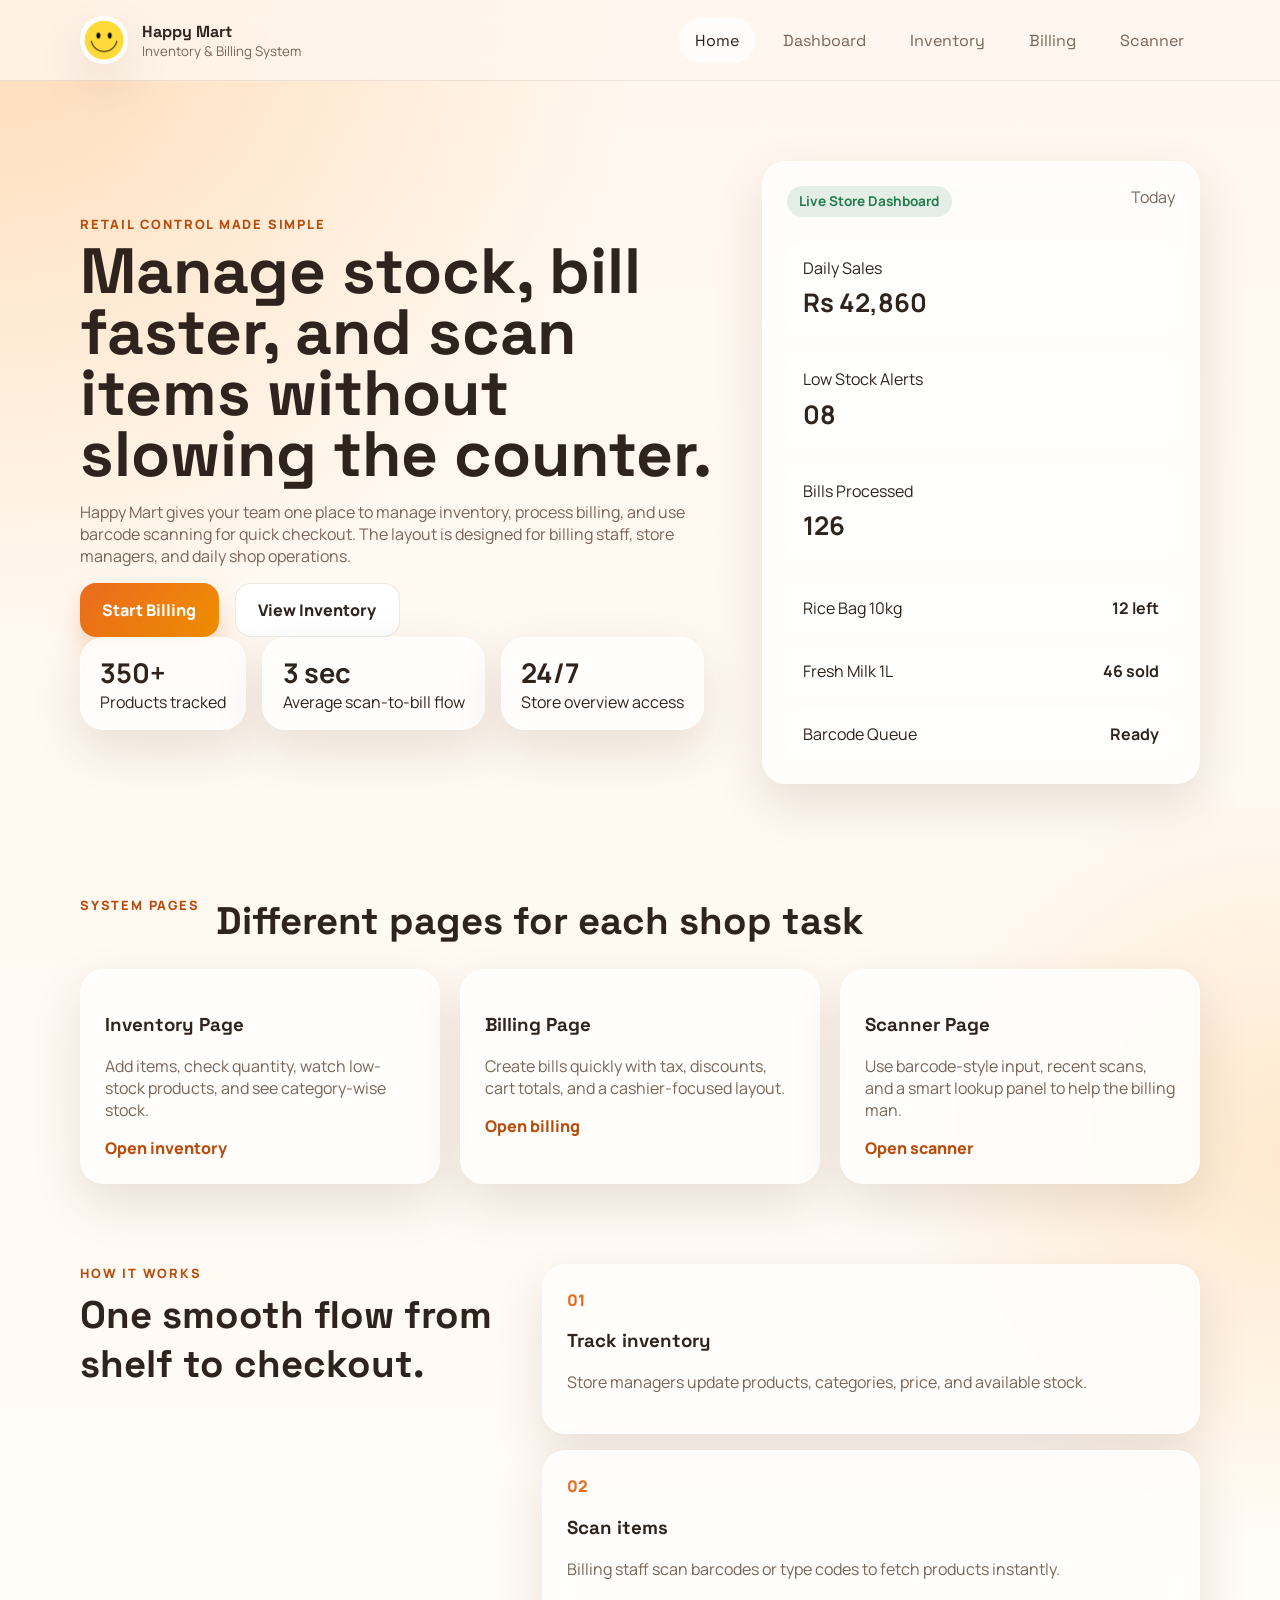
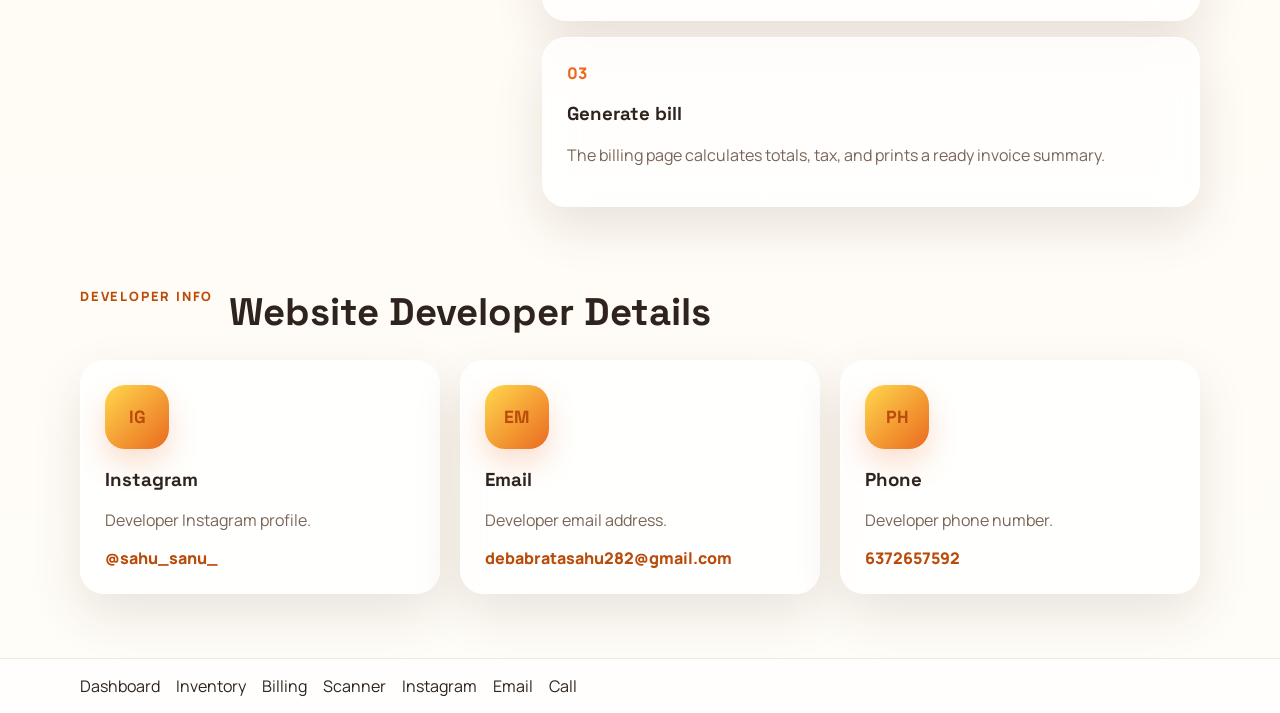
<file: index.html>
<!DOCTYPE html>
<html lang="en">
<head>
  <meta charset="UTF-8">
  <meta name="viewport" content="width=device-width, initial-scale=1.0">
  <title>Happy Mart | Smart Inventory & Billing</title>
  <link rel="preconnect" href="https://fonts.googleapis.com">
  <link rel="preconnect" href="https://fonts.gstatic.com" crossorigin>
  <link href="https://fonts.googleapis.com/css2?family=Space+Grotesk:wght@400;500;700&family=Manrope:wght@400;500;700;800&display=swap" rel="stylesheet">
  <link rel="stylesheet" href="styles.css">
</head>
<body>
  <header class="site-header">
    <div class="container nav-wrap">
      <a class="brand" href="index.html">
        <span class="brand-mark">
          <img src="happy-mart-logo.jpg" alt="Happy Mart logo">
        </span>
        <span>
          <strong>Happy Mart</strong>
          <small>Inventory & Billing System</small>
        </span>
      </a>
      <nav class="site-nav">
        <a class="active" href="index.html">Home</a>
        <a href="dashboard.html">Dashboard</a>
        <a href="inventory.html">Inventory</a>
        <a href="billing.html">Billing</a>
        <a href="scanner.html">Scanner</a>
      </nav>
    </div>
  </header>

  <main>
    <section class="hero">
      <div class="container hero-grid">
        <div class="hero-copy">
          <p class="eyebrow">Retail control made simple</p>
          <h1>Manage stock, bill faster, and scan items without slowing the counter.</h1>
          <p class="hero-text">
            Happy Mart gives your team one place to manage inventory, process billing, and use
            barcode scanning for quick checkout. The layout is designed for billing staff, store managers,
            and daily shop operations.
          </p>
          <div class="hero-actions">
            <a class="btn btn-primary" href="billing.html">Start Billing</a>
            <a class="btn btn-secondary" href="inventory.html">View Inventory</a>
          </div>
          <div class="hero-stats">
            <article>
              <strong>350+</strong>
              <span>Products tracked</span>
            </article>
            <article>
              <strong>3 sec</strong>
              <span>Average scan-to-bill flow</span>
            </article>
            <article>
              <strong>24/7</strong>
              <span>Store overview access</span>
            </article>
          </div>
        </div>

        <div class="hero-card dashboard-card">
          <div class="card-top">
            <span class="status-pill">Live Store Dashboard</span>
            <span class="muted">Today</span>
          </div>
          <div class="dashboard-metrics">
            <article>
              <span>Daily Sales</span>
              <strong>Rs 42,860</strong>
            </article>
            <article>
              <span>Low Stock Alerts</span>
              <strong>08</strong>
            </article>
            <article>
              <span>Bills Processed</span>
              <strong>126</strong>
            </article>
          </div>
          <div class="mini-list">
            <div>
              <span>Rice Bag 10kg</span>
              <b>12 left</b>
            </div>
            <div>
              <span>Fresh Milk 1L</span>
              <b>46 sold</b>
            </div>
            <div>
              <span>Barcode Queue</span>
              <b>Ready</b>
            </div>
          </div>
        </div>
      </div>
    </section>

    <section class="quick-links">
      <div class="container">
        <div class="section-head">
          <p class="eyebrow">System pages</p>
          <h2>Different pages for each shop task</h2>
        </div>
        <div class="feature-grid">
          <a class="feature-card" href="inventory.html">
            <h3>Inventory Page</h3>
            <p>Add items, check quantity, watch low-stock products, and see category-wise stock.</p>
            <span>Open inventory</span>
          </a>
          <a class="feature-card" href="billing.html">
            <h3>Billing Page</h3>
            <p>Create bills quickly with tax, discounts, cart totals, and a cashier-focused layout.</p>
            <span>Open billing</span>
          </a>
          <a class="feature-card" href="scanner.html">
            <h3>Scanner Page</h3>
            <p>Use barcode-style input, recent scans, and a smart lookup panel to help the billing man.</p>
            <span>Open scanner</span>
          </a>
        </div>
      </div>
    </section>

    <section class="workflow">
      <div class="container workflow-grid">
        <div>
          <p class="eyebrow">How it works</p>
          <h2>One smooth flow from shelf to checkout.</h2>
        </div>
        <div class="steps">
          <article>
            <span>01</span>
            <h3>Track inventory</h3>
            <p>Store managers update products, categories, price, and available stock.</p>
          </article>
          <article>
            <span>02</span>
            <h3>Scan items</h3>
            <p>Billing staff scan barcodes or type codes to fetch products instantly.</p>
          </article>
          <article>
            <span>03</span>
            <h3>Generate bill</h3>
            <p>The billing page calculates totals, tax, and prints a ready invoice summary.</p>
          </article>
        </div>
      </div>
    </section>

    <section class="quick-links">
      <div class="container">
        <div class="section-head">
          <p class="eyebrow">Developer Info</p>
          <h2>Website Developer Details</h2>
        </div>
        <div class="feature-grid">
          <a class="feature-card developer-card" href="https://www.instagram.com/sahu_sanu_/?hl=en" target="_blank" rel="noreferrer">
            <span class="developer-icon">IG</span>
            <h3>Instagram</h3>
            <p>Developer Instagram profile.</p>
            <span>@sahu_sanu_</span>
          </a>
          <a class="feature-card developer-card" href="mailto:debabratasahu282@gmail.com">
            <span class="developer-icon">EM</span>
            <h3>Email</h3>
            <p>Developer email address.</p>
            <span>debabratasahu282@gmail.com</span>
          </a>
          <a class="feature-card developer-card" href="tel:6372657592">
            <span class="developer-icon">PH</span>
            <h3>Phone</h3>
            <p>Developer phone number.</p>
            <span>6372657592</span>
          </a>
        </div>
      </div>
    </section>
  </main>

  <footer class="site-footer">
    <div class="container footer-wrap">
      <div>
        <a href="dashboard.html">Dashboard</a>
        <a href="inventory.html">Inventory</a>
        <a href="billing.html">Billing</a>
        <a href="scanner.html">Scanner</a>
        <a href="https://www.instagram.com/sahu_sanu_/?hl=en" target="_blank" rel="noreferrer">Instagram</a>
        <a href="mailto:debabratasahu282@gmail.com">Email</a>
        <a href="tel:6372657592">Call</a>
      </div>
    </div>
  </footer>
</body>
</html>
</file>
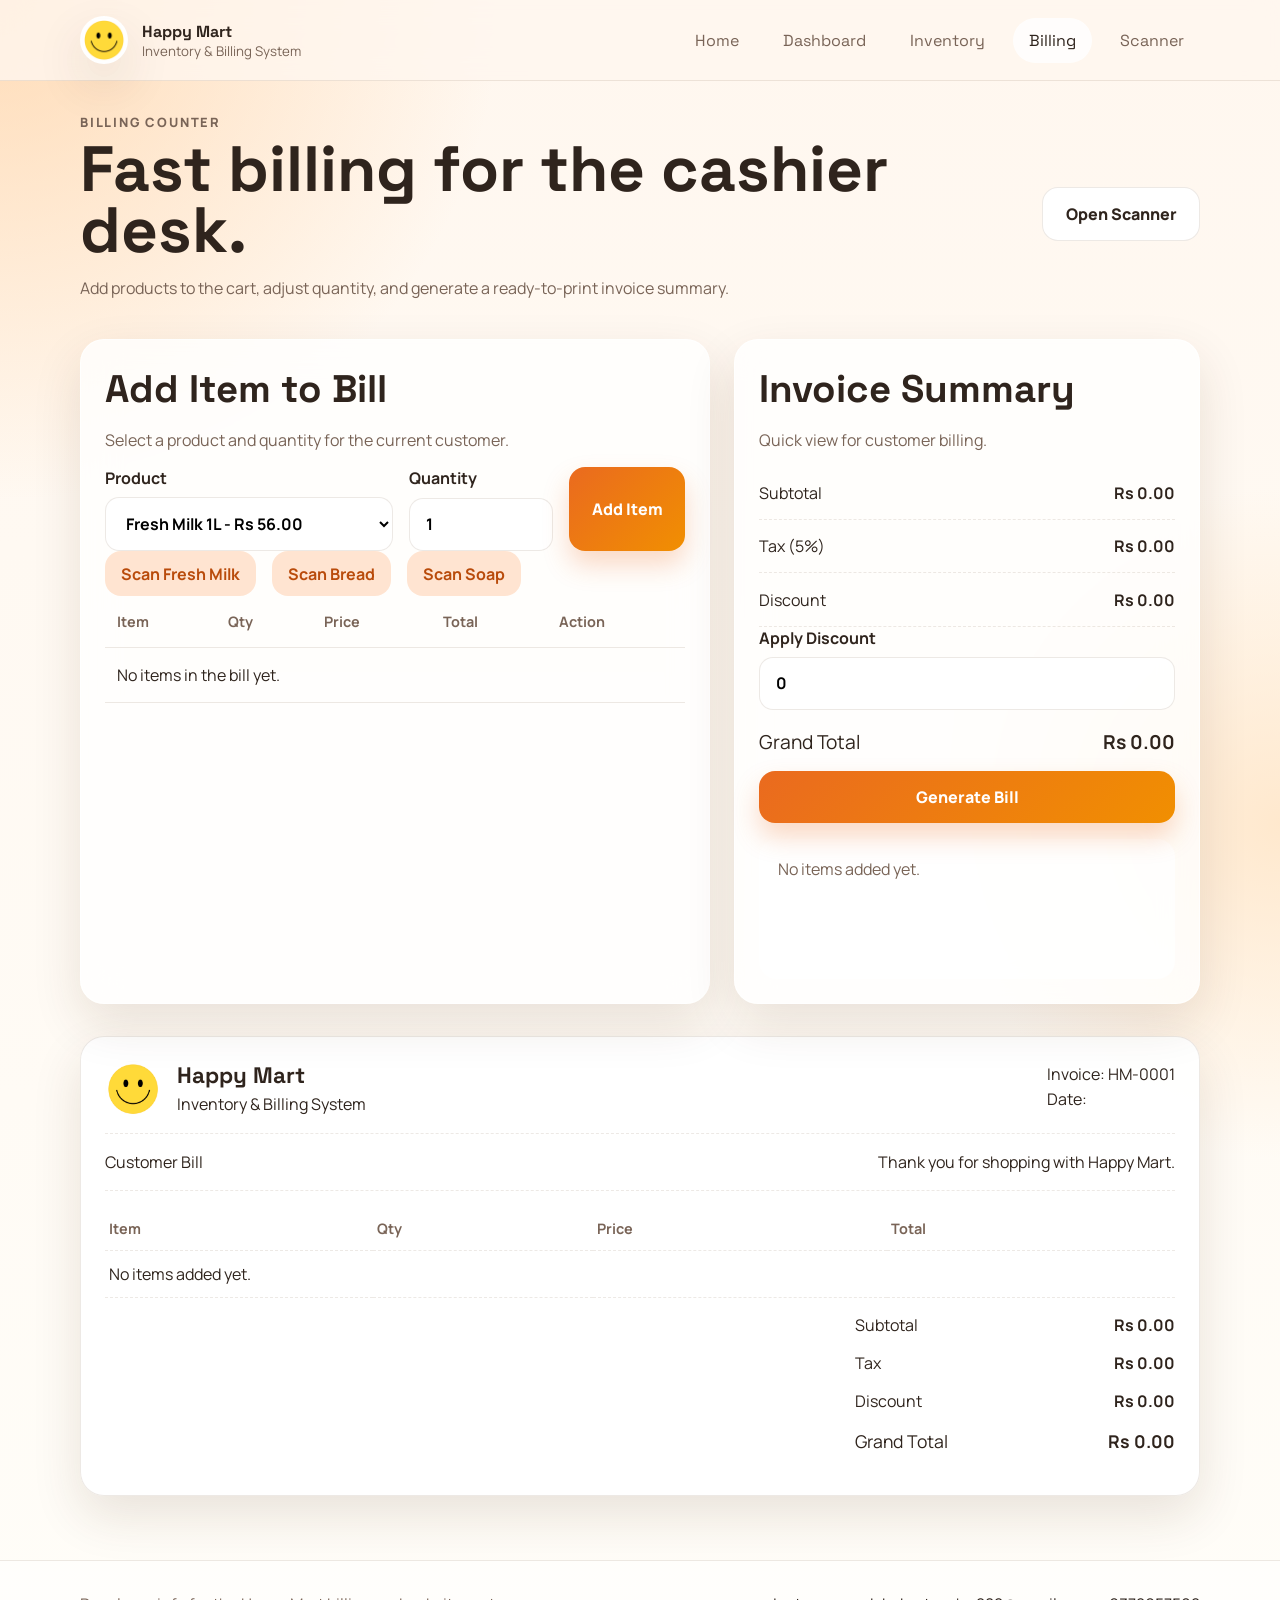
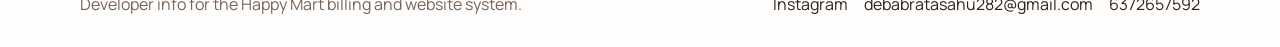
<file: billing.html>
<!DOCTYPE html>
<html lang="en">
<head>
  <meta charset="UTF-8">
  <meta name="viewport" content="width=device-width, initial-scale=1.0">
  <title>Happy Mart | Billing</title>
  <link rel="preconnect" href="https://fonts.googleapis.com">
  <link rel="preconnect" href="https://fonts.gstatic.com" crossorigin>
  <link href="https://fonts.googleapis.com/css2?family=Space+Grotesk:wght@400;500;700&family=Manrope:wght@400;500;700;800&display=swap" rel="stylesheet">
  <link rel="stylesheet" href="styles.css">
</head>
<body>
  <header class="site-header">
    <div class="container nav-wrap">
      <a class="brand" href="index.html">
        <span class="brand-mark">
          <img src="happy-mart-logo.jpg" alt="Happy Mart logo">
        </span>
        <span>
          <strong>Happy Mart</strong>
          <small>Inventory & Billing System</small>
        </span>
      </a>
      <nav class="site-nav">
        <a href="index.html">Home</a>
        <a href="dashboard.html">Dashboard</a>
        <a href="inventory.html">Inventory</a>
        <a class="active" href="billing.html">Billing</a>
        <a href="scanner.html">Scanner</a>
      </nav>
    </div>
  </header>

  <main class="page-shell">
    <section class="page-hero container compact-hero">
      <div>
        <p class="eyebrow">Billing counter</p>
        <h1>Fast billing for the cashier desk.</h1>
        <p>Add products to the cart, adjust quantity, and generate a ready-to-print invoice summary.</p>
      </div>
      <a class="btn btn-secondary" href="scanner.html">Open Scanner</a>
    </section>

    <section class="container billing-layout">
      <article class="panel">
        <div class="panel-head">
          <h2>Add Item to Bill</h2>
          <p>Select a product and quantity for the current customer.</p>
        </div>
        <form id="billingForm" class="form-grid billing-form">
          <label>
            Product
            <select id="billingProduct"></select>
          </label>
          <label>
            Quantity
            <input id="billingQuantity" type="number" min="1" value="1" required>
          </label>
          <button class="btn btn-primary" type="submit">Add Item</button>
        </form>

        <div class="billing-shortcuts">
          <button class="chip-button" data-bill-barcode="8901234567001">Scan Fresh Milk</button>
          <button class="chip-button" data-bill-barcode="8901234567004">Scan Bread</button>
          <button class="chip-button" data-bill-barcode="8901234567006">Scan Soap</button>
        </div>

        <div class="table-wrap">
          <table>
            <thead>
              <tr>
                <th>Item</th>
                <th>Qty</th>
                <th>Price</th>
                <th>Total</th>
                <th>Action</th>
              </tr>
            </thead>
            <tbody id="billingTableBody"></tbody>
          </table>
        </div>
      </article>

      <aside class="panel bill-summary">
        <div class="panel-head">
          <h2>Invoice Summary</h2>
          <p>Quick view for customer billing.</p>
        </div>
        <div class="summary-line"><span>Subtotal</span><strong id="subtotalAmount">Rs 0.00</strong></div>
        <div class="summary-line"><span>Tax (5%)</span><strong id="taxAmount">Rs 0.00</strong></div>
        <div class="summary-line">
          <span>Discount</span>
          <strong id="discountAmount">Rs 0.00</strong>
        </div>
        <label>
          Apply Discount
          <input id="discountInput" type="number" min="0" value="0">
        </label>
        <div class="summary-total"><span>Grand Total</span><strong id="grandTotalAmount">Rs 0.00</strong></div>
        <button id="printBillButton" class="btn btn-primary btn-block" type="button">Generate Bill</button>
        <div id="invoicePreview" class="invoice-preview">
          No items added yet.
        </div>
      </aside>
    </section>

    <section class="container">
      <article id="printInvoice" class="print-invoice">
        <div class="print-header">
          <div class="print-brand">
            <img src="happy-mart-logo.jpg" alt="Happy Mart logo">
            <div>
              <h2>Happy Mart</h2>
              <p>Inventory & Billing System</p>
            </div>
          </div>
          <div class="print-meta">
            <p id="printInvoiceNumber">Invoice: HM-0001</p>
            <p id="printInvoiceDate">Date:</p>
          </div>
        </div>
        <div class="print-customer">
          <p>Customer Bill</p>
          <p>Thank you for shopping with Happy Mart.</p>
        </div>
        <table class="print-table">
          <thead>
            <tr>
              <th>Item</th>
              <th>Qty</th>
              <th>Price</th>
              <th>Total</th>
            </tr>
          </thead>
          <tbody id="printInvoiceBody"></tbody>
        </table>
        <div class="print-totals">
          <p><span>Subtotal</span><strong id="printSubtotal">Rs 0.00</strong></p>
          <p><span>Tax</span><strong id="printTax">Rs 0.00</strong></p>
          <p><span>Discount</span><strong id="printDiscount">Rs 0.00</strong></p>
          <p class="print-grand-total"><span>Grand Total</span><strong id="printGrandTotal">Rs 0.00</strong></p>
        </div>
      </article>
    </section>
  </main>

  <footer class="site-footer">
    <div class="container footer-wrap">
      <p>Developer info for the Happy Mart billing and website system.</p>
      <div>
        <a href="https://www.instagram.com/sahu_sanu_/?hl=en" target="_blank" rel="noreferrer">Instagram</a>
        <a href="mailto:debabratasahu282@gmail.com">debabratasahu282@gmail.com</a>
        <a href="tel:6372657592">6372657592</a>
      </div>
    </div>
  </footer>

  <script src="script.js"></script>
</body>
</html>
</file>
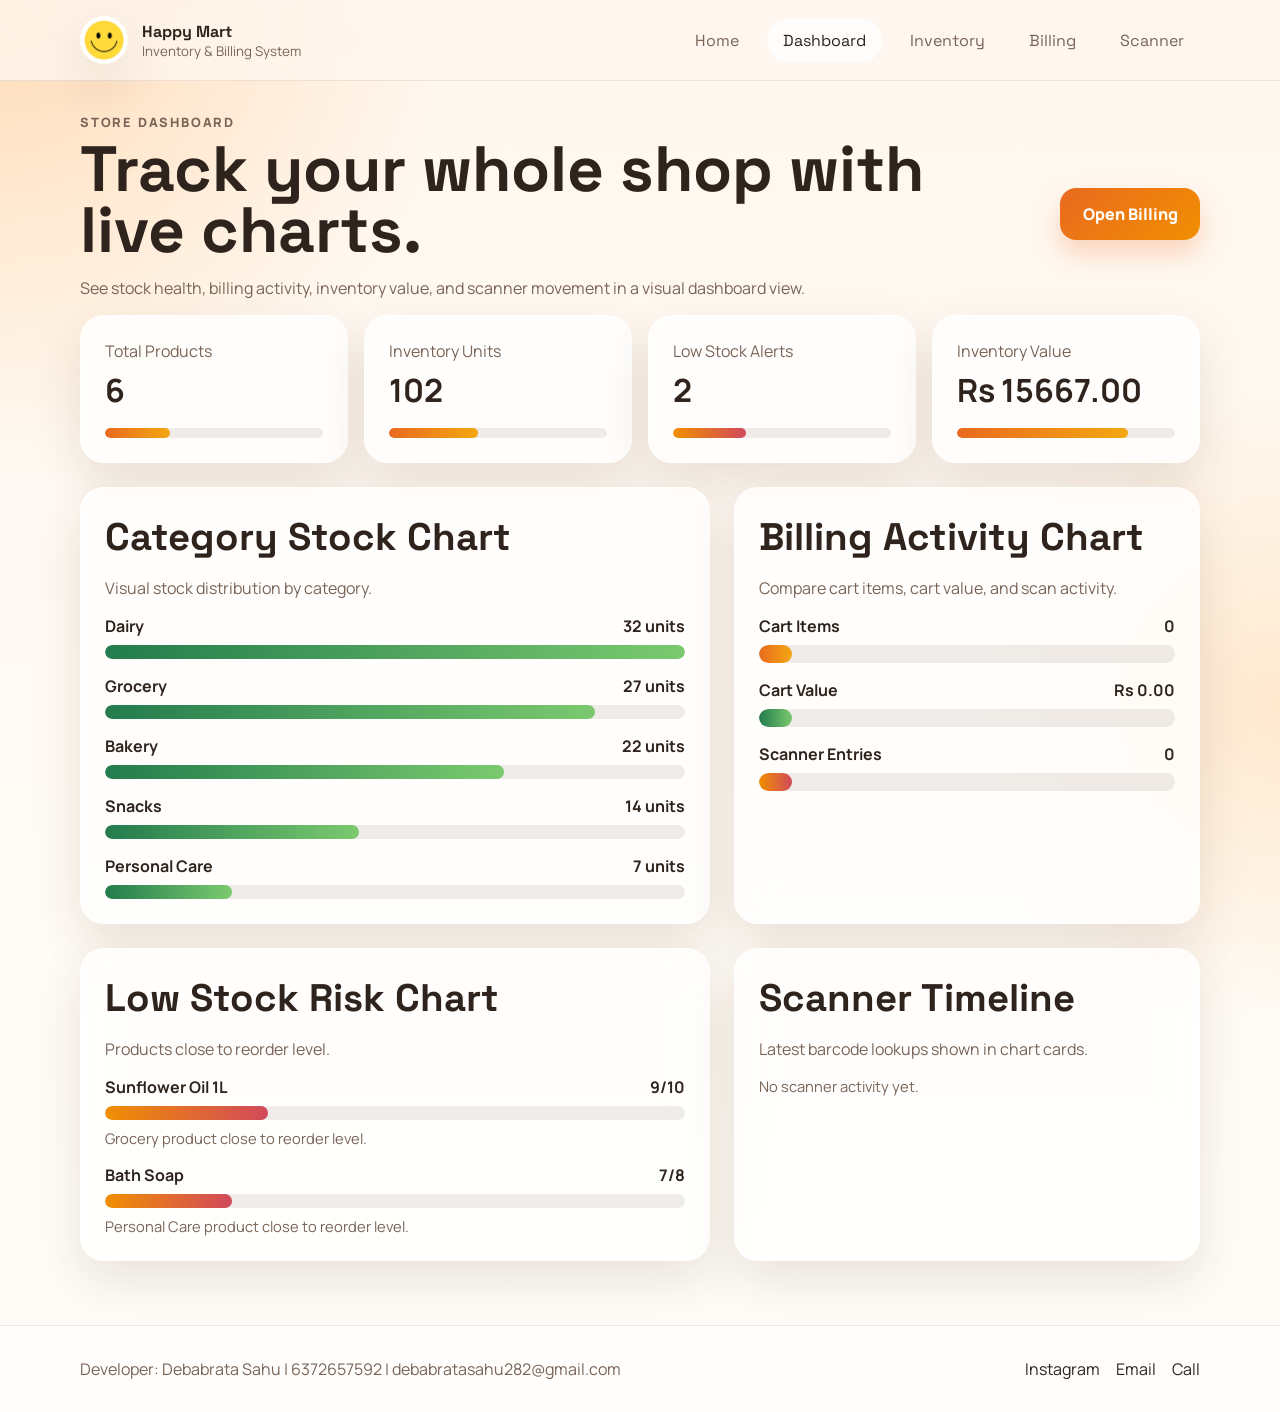
<file: dashboard.html>
<!DOCTYPE html>
<html lang="en">
<head>
  <meta charset="UTF-8">
  <meta name="viewport" content="width=device-width, initial-scale=1.0">
  <title>Happy Mart | Dashboard</title>
  <link rel="preconnect" href="https://fonts.googleapis.com">
  <link rel="preconnect" href="https://fonts.gstatic.com" crossorigin>
  <link href="https://fonts.googleapis.com/css2?family=Space+Grotesk:wght@400;500;700&family=Manrope:wght@400;500;700;800&display=swap" rel="stylesheet">
  <link rel="stylesheet" href="styles.css">
</head>
<body>
  <header class="site-header">
    <div class="container nav-wrap">
      <a class="brand" href="index.html">
        <span class="brand-mark">
          <img src="happy-mart-logo.jpg" alt="Happy Mart logo">
        </span>
        <span>
          <strong>Happy Mart</strong>
          <small>Inventory & Billing System</small>
        </span>
      </a>
      <nav class="site-nav">
        <a href="index.html">Home</a>
        <a class="active" href="dashboard.html">Dashboard</a>
        <a href="inventory.html">Inventory</a>
        <a href="billing.html">Billing</a>
        <a href="scanner.html">Scanner</a>
      </nav>
    </div>
  </header>

  <main class="page-shell">
    <section class="page-hero container compact-hero">
      <div>
        <p class="eyebrow">Store dashboard</p>
        <h1>Track your whole shop with live charts.</h1>
        <p>See stock health, billing activity, inventory value, and scanner movement in a visual dashboard view.</p>
      </div>
      <a class="btn btn-primary" href="billing.html">Open Billing</a>
    </section>

    <section class="container dashboard-grid">
      <article class="panel metric-panel chart-metric">
        <span>Total Products</span>
        <strong id="dashboardProducts">0</strong>
        <div class="mini-progress"><span id="dashboardProductsBar"></span></div>
      </article>
      <article class="panel metric-panel chart-metric">
        <span>Inventory Units</span>
        <strong id="dashboardUnits">0</strong>
        <div class="mini-progress"><span id="dashboardUnitsBar"></span></div>
      </article>
      <article class="panel metric-panel chart-metric">
        <span>Low Stock Alerts</span>
        <strong id="dashboardLowStock">0</strong>
        <div class="mini-progress warning"><span id="dashboardLowStockBar"></span></div>
      </article>
      <article class="panel metric-panel chart-metric">
        <span>Inventory Value</span>
        <strong id="dashboardValue">Rs 0.00</strong>
        <div class="mini-progress"><span id="dashboardValueBar"></span></div>
      </article>
    </section>

    <section class="container dashboard-dashboard">
      <article class="panel">
        <div class="panel-head">
          <h2>Category Stock Chart</h2>
          <p>Visual stock distribution by category.</p>
        </div>
        <div id="dashboardCategoriesChart" class="bar-chart"></div>
      </article>

      <article class="panel">
        <div class="panel-head">
          <h2>Billing Activity Chart</h2>
          <p>Compare cart items, cart value, and scan activity.</p>
        </div>
        <div id="dashboardBillingChart" class="bar-chart compact-chart"></div>
      </article>
    </section>

    <section class="container dashboard-dashboard">
      <article class="panel">
        <div class="panel-head">
          <h2>Low Stock Risk Chart</h2>
          <p>Products close to reorder level.</p>
        </div>
        <div id="dashboardLowStockList" class="bar-chart"></div>
      </article>

      <article class="panel">
        <div class="panel-head">
          <h2>Scanner Timeline</h2>
          <p>Latest barcode lookups shown in chart cards.</p>
        </div>
        <div id="dashboardScans" class="scan-chart-list"></div>
      </article>
    </section>
  </main>

  <footer class="site-footer">
    <div class="container footer-wrap">
      <p>Developer: Debabrata Sahu | 6372657592 | debabratasahu282@gmail.com</p>
      <div>
        <a href="https://www.instagram.com/sahu_sanu_/?hl=en" target="_blank" rel="noreferrer">Instagram</a>
        <a href="mailto:debabratasahu282@gmail.com">Email</a>
        <a href="tel:6372657592">Call</a>
      </div>
    </div>
  </footer>

  <script src="script.js"></script>
</body>
</html>
</file>
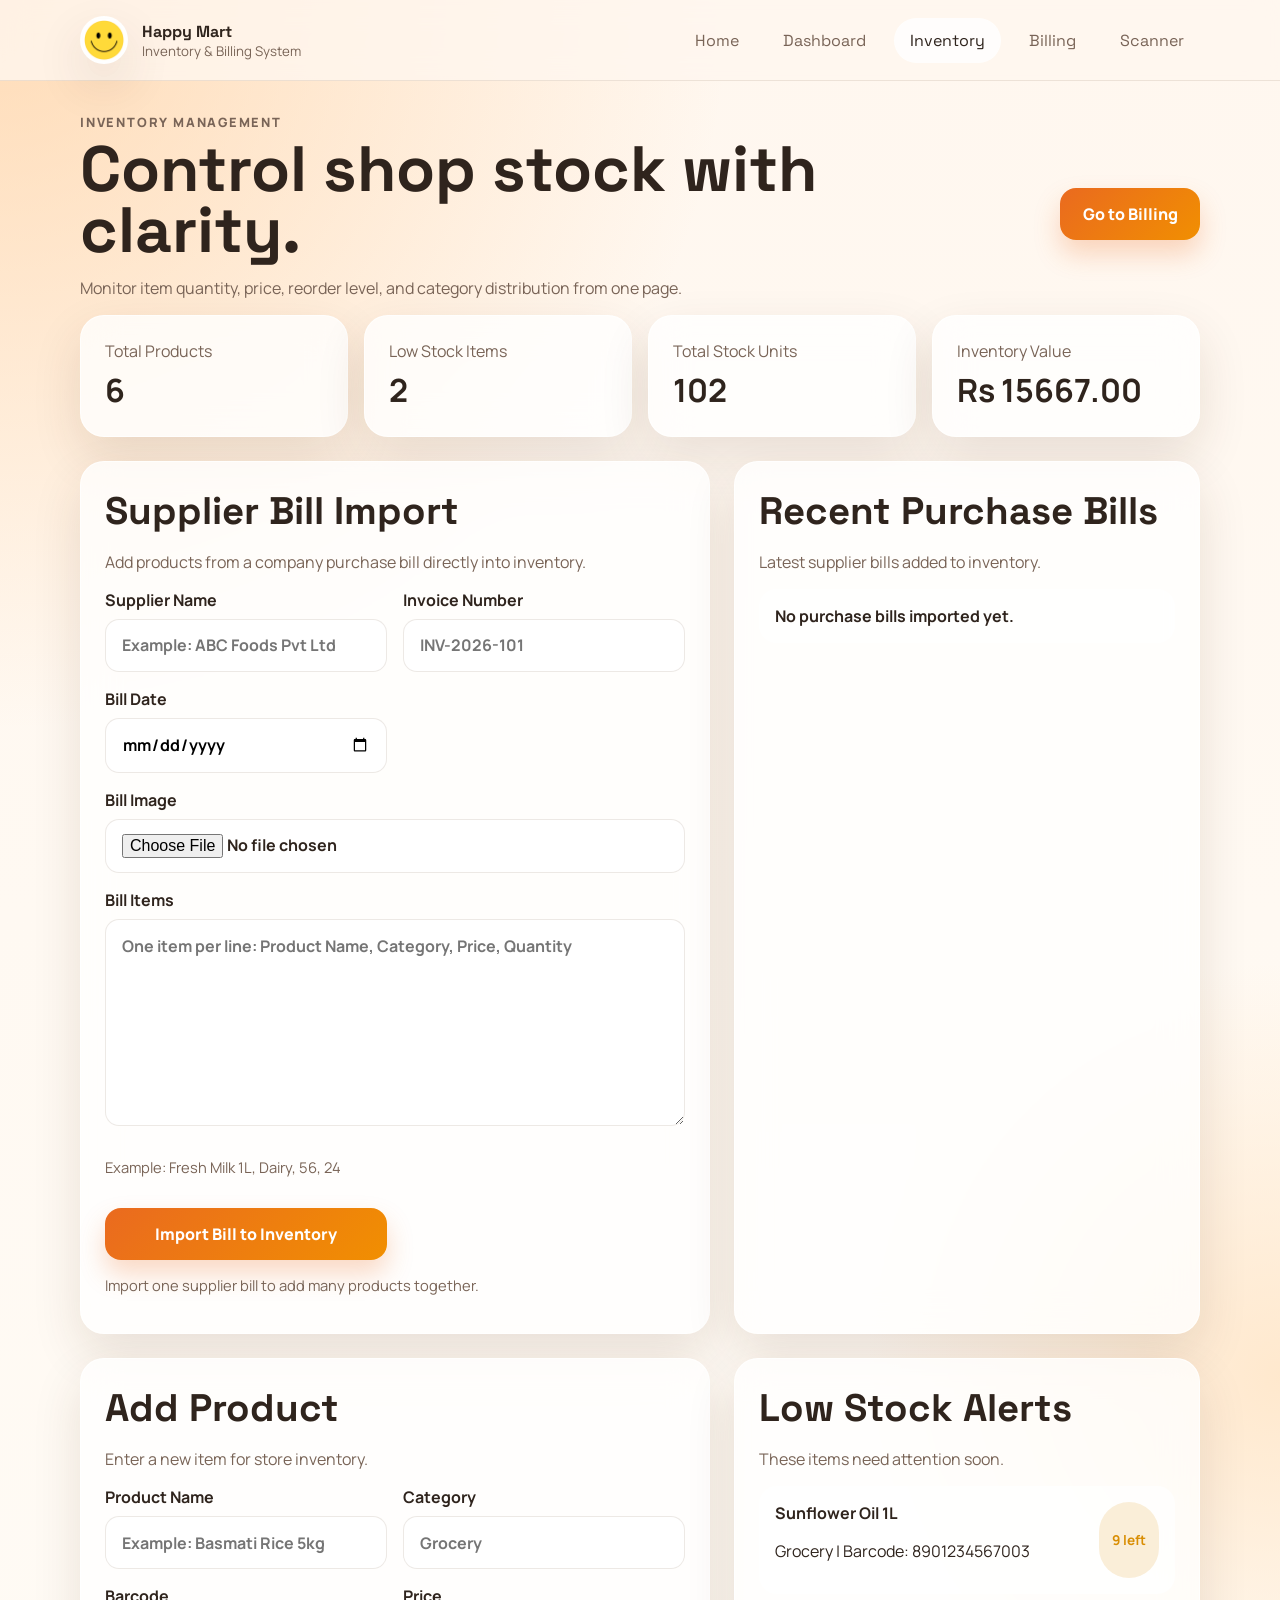
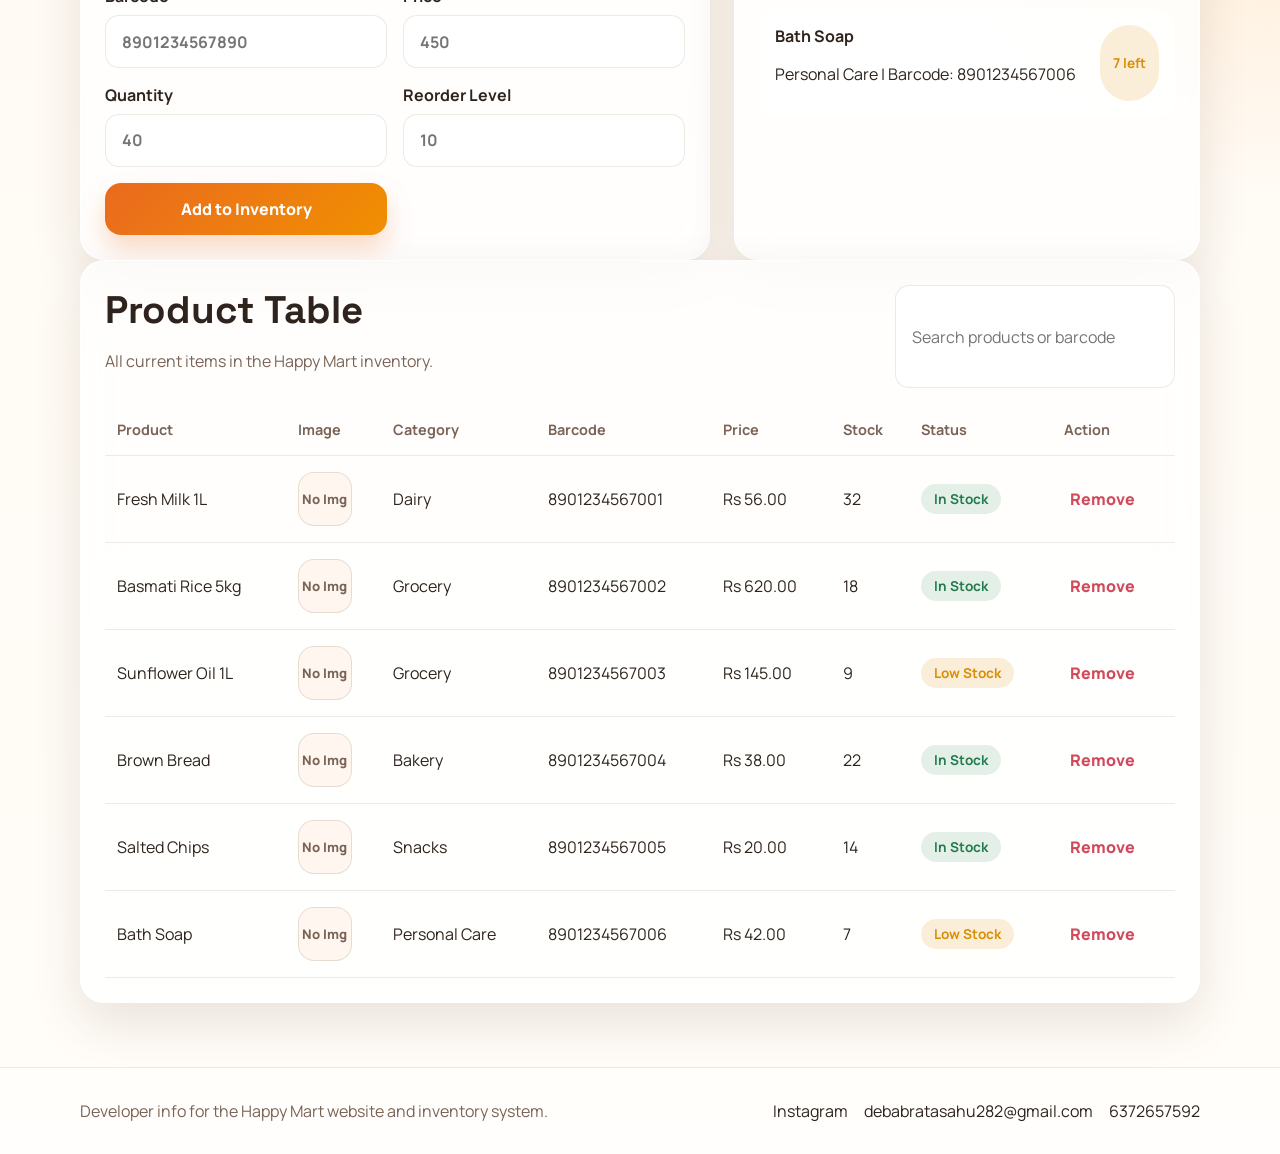
<file: inventory.html>
<!DOCTYPE html>
<html lang="en">
<head>
  <meta charset="UTF-8">
  <meta name="viewport" content="width=device-width, initial-scale=1.0">
  <title>Happy Mart | Inventory</title>
  <link rel="preconnect" href="https://fonts.googleapis.com">
  <link rel="preconnect" href="https://fonts.gstatic.com" crossorigin>
  <link href="https://fonts.googleapis.com/css2?family=Space+Grotesk:wght@400;500;700&family=Manrope:wght@400;500;700;800&display=swap" rel="stylesheet">
  <link rel="stylesheet" href="styles.css">
</head>
<body>
  <header class="site-header">
    <div class="container nav-wrap">
      <a class="brand" href="index.html">
        <span class="brand-mark">
          <img src="happy-mart-logo.jpg" alt="Happy Mart logo">
        </span>
        <span>
          <strong>Happy Mart</strong>
          <small>Inventory & Billing System</small>
        </span>
      </a>
      <nav class="site-nav">
        <a href="index.html">Home</a>
        <a href="dashboard.html">Dashboard</a>
        <a class="active" href="inventory.html">Inventory</a>
        <a href="billing.html">Billing</a>
        <a href="scanner.html">Scanner</a>
      </nav>
    </div>
  </header>

  <main class="page-shell">
    <section class="page-hero container compact-hero">
      <div>
        <p class="eyebrow">Inventory management</p>
        <h1>Control shop stock with clarity.</h1>
        <p>Monitor item quantity, price, reorder level, and category distribution from one page.</p>
      </div>
      <a class="btn btn-primary" href="billing.html">Go to Billing</a>
    </section>

    <section class="container dashboard-grid">
      <article class="panel metric-panel">
        <span>Total Products</span>
        <strong id="totalProducts">0</strong>
      </article>
      <article class="panel metric-panel">
        <span>Low Stock Items</span>
        <strong id="lowStockCount">0</strong>
      </article>
      <article class="panel metric-panel">
        <span>Total Stock Units</span>
        <strong id="totalUnits">0</strong>
      </article>
      <article class="panel metric-panel">
        <span>Inventory Value</span>
        <strong id="inventoryValue">Rs 0</strong>
      </article>
    </section>

    <section class="container two-column">
      <article class="panel">
        <div class="panel-head">
          <h2>Supplier Bill Import</h2>
          <p>Add products from a company purchase bill directly into inventory.</p>
        </div>
        <form id="purchaseBillForm" class="form-grid">
          <label>
            Supplier Name
            <input type="text" id="supplierName" placeholder="Example: ABC Foods Pvt Ltd" required>
          </label>
          <label>
            Invoice Number
            <input type="text" id="invoiceNumber" placeholder="INV-2026-101" required>
          </label>
          <label>
            Bill Date
            <input type="date" id="billDate" required>
          </label>
          <label class="full-width">
            Bill Image
            <input type="file" id="billImage" accept="image/*">
          </label>
          <label class="full-width">
            Bill Items
            <textarea id="billItems" rows="8" placeholder="One item per line: Product Name, Category, Price, Quantity" required></textarea>
          </label>
          <p class="chart-note full-width">Example: Fresh Milk 1L, Dairy, 56, 24</p>
          <button class="btn btn-primary" type="submit">Import Bill to Inventory</button>
        </form>
        <p id="purchaseBillStatus" class="chart-note">Import one supplier bill to add many products together.</p>
      </article>

      <article class="panel">
        <div class="panel-head">
          <h2>Recent Purchase Bills</h2>
          <p>Latest supplier bills added to inventory.</p>
        </div>
        <div id="purchaseBillList" class="scan-history"></div>
      </article>
    </section>

    <section class="container two-column">
      <article class="panel">
        <div class="panel-head">
          <h2>Add Product</h2>
          <p>Enter a new item for store inventory.</p>
        </div>
        <form id="inventoryForm" class="form-grid">
          <label>
            Product Name
            <input type="text" id="productName" placeholder="Example: Basmati Rice 5kg" required>
          </label>
          <label>
            Category
            <input type="text" id="productCategory" placeholder="Grocery" required>
          </label>
          <label>
            Barcode
            <input type="text" id="productBarcode" placeholder="8901234567890" required>
          </label>
          <label>
            Price
            <input type="number" id="productPrice" min="1" placeholder="450" required>
          </label>
          <label>
            Quantity
            <input type="number" id="productQuantity" min="1" placeholder="40" required>
          </label>
          <label>
            Reorder Level
            <input type="number" id="productReorder" min="1" placeholder="10" required>
          </label>
          <button class="btn btn-primary" type="submit">Add to Inventory</button>
        </form>
      </article>

      <article class="panel">
        <div class="panel-head">
          <h2>Low Stock Alerts</h2>
          <p>These items need attention soon.</p>
        </div>
        <div id="lowStockList" class="alert-list"></div>
      </article>
    </section>

    <section class="container panel">
      <div class="panel-head row-head">
        <div>
          <h2>Product Table</h2>
          <p>All current items in the Happy Mart inventory.</p>
        </div>
        <input id="inventorySearch" class="search-input" type="search" placeholder="Search products or barcode">
      </div>
      <div class="table-wrap">
        <table>
          <thead>
            <tr>
              <th>Product</th>
              <th>Image</th>
              <th>Category</th>
              <th>Barcode</th>
              <th>Price</th>
              <th>Stock</th>
              <th>Status</th>
              <th>Action</th>
            </tr>
          </thead>
          <tbody id="inventoryTableBody"></tbody>
        </table>
      </div>
    </section>
  </main>

  <footer class="site-footer">
    <div class="container footer-wrap">
      <p>Developer info for the Happy Mart website and inventory system.</p>
      <div>
        <a href="https://www.instagram.com/sahu_sanu_/?hl=en" target="_blank" rel="noreferrer">Instagram</a>
        <a href="mailto:debabratasahu282@gmail.com">debabratasahu282@gmail.com</a>
        <a href="tel:6372657592">6372657592</a>
      </div>
    </div>
  </footer>

  <script src="script.js"></script>
</body>
</html>
</file>
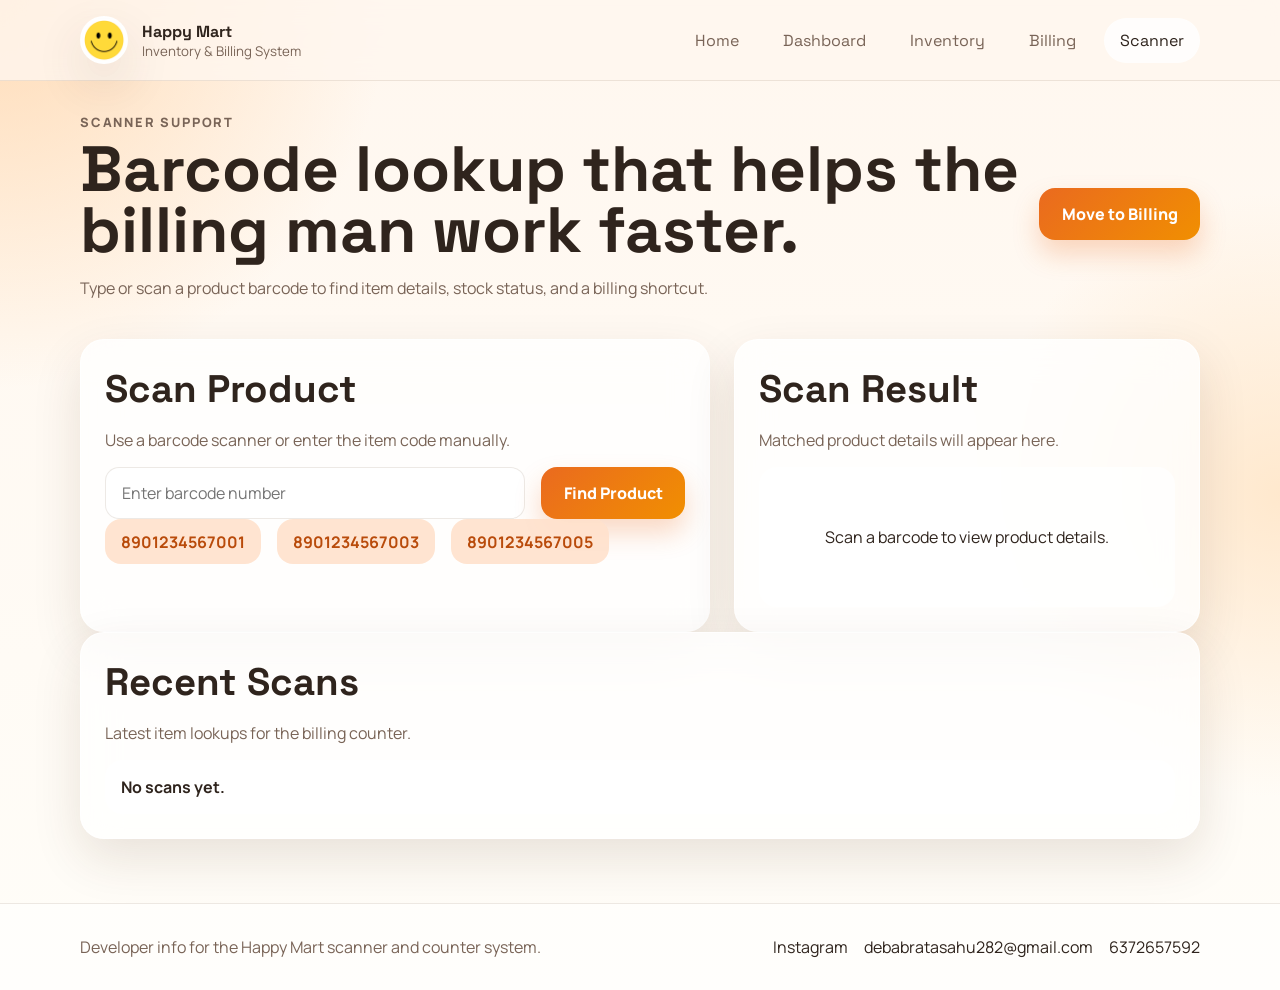
<file: scanner.html>
<!DOCTYPE html>
<html lang="en">
<head>
  <meta charset="UTF-8">
  <meta name="viewport" content="width=device-width, initial-scale=1.0">
  <title>Happy Mart | Scanner</title>
  <link rel="preconnect" href="https://fonts.googleapis.com">
  <link rel="preconnect" href="https://fonts.gstatic.com" crossorigin>
  <link href="https://fonts.googleapis.com/css2?family=Space+Grotesk:wght@400;500;700&family=Manrope:wght@400;500;700;800&display=swap" rel="stylesheet">
  <link rel="stylesheet" href="styles.css">
</head>
<body>
  <header class="site-header">
    <div class="container nav-wrap">
      <a class="brand" href="index.html">
        <span class="brand-mark">
          <img src="happy-mart-logo.jpg" alt="Happy Mart logo">
        </span>
        <span>
          <strong>Happy Mart</strong>
          <small>Inventory & Billing System</small>
        </span>
      </a>
      <nav class="site-nav">
        <a href="index.html">Home</a>
        <a href="dashboard.html">Dashboard</a>
        <a href="inventory.html">Inventory</a>
        <a href="billing.html">Billing</a>
        <a class="active" href="scanner.html">Scanner</a>
      </nav>
    </div>
  </header>

  <main class="page-shell">
    <section class="page-hero container compact-hero">
      <div>
        <p class="eyebrow">Scanner support</p>
        <h1>Barcode lookup that helps the billing man work faster.</h1>
        <p>Type or scan a product barcode to find item details, stock status, and a billing shortcut.</p>
      </div>
      <a class="btn btn-primary" href="billing.html">Move to Billing</a>
    </section>

    <section class="container scanner-layout">
      <article class="panel scanner-panel">
        <div class="panel-head">
          <h2>Scan Product</h2>
          <p>Use a barcode scanner or enter the item code manually.</p>
        </div>
        <form id="scannerForm" class="scanner-form">
          <input id="scannerInput" type="text" placeholder="Enter barcode number">
          <button class="btn btn-primary" type="submit">Find Product</button>
        </form>
        <div class="scanner-demo-buttons">
          <button class="chip-button" data-scan-code="8901234567001">8901234567001</button>
          <button class="chip-button" data-scan-code="8901234567003">8901234567003</button>
          <button class="chip-button" data-scan-code="8901234567005">8901234567005</button>
        </div>
      </article>

      <article class="panel result-panel">
        <div class="panel-head">
          <h2>Scan Result</h2>
          <p>Matched product details will appear here.</p>
        </div>
        <div id="scannerResult" class="scanner-result empty-state">
          Scan a barcode to view product details.
        </div>
      </article>
    </section>

    <section class="container panel">
      <div class="panel-head">
        <h2>Recent Scans</h2>
        <p>Latest item lookups for the billing counter.</p>
      </div>
      <div id="scanHistory" class="scan-history"></div>
    </section>
  </main>

  <footer class="site-footer">
    <div class="container footer-wrap">
      <p>Developer info for the Happy Mart scanner and counter system.</p>
      <div>
        <a href="https://www.instagram.com/sahu_sanu_/?hl=en" target="_blank" rel="noreferrer">Instagram</a>
        <a href="mailto:debabratasahu282@gmail.com">debabratasahu282@gmail.com</a>
        <a href="tel:6372657592">6372657592</a>
      </div>
    </div>
  </footer>

  <script src="script.js"></script>
</body>
</html>
</file>
<file: styles.css>
:root {
  --bg: #fff7ef;
  --surface: rgba(255, 255, 255, 0.78);
  --surface-strong: #fffdf8;
  --line: rgba(77, 42, 0, 0.1);
  --text: #2f241d;
  --muted: #796457;
  --accent: #ea6a1f;
  --accent-dark: #b94b0b;
  --accent-soft: #ffe2cc;
  --success: #227c4d;
  --danger: #d1495b;
  --warning: #d98e04;
  --shadow: 0 20px 50px rgba(78, 44, 18, 0.12);
  --radius: 24px;
}

* {
  box-sizing: border-box;
}

html {
  scroll-behavior: smooth;
}

body {
  margin: 0;
  font-family: "Manrope", sans-serif;
  color: var(--text);
  background:
    radial-gradient(circle at top left, rgba(255, 193, 128, 0.5), transparent 24%),
    radial-gradient(circle at right center, rgba(255, 228, 196, 0.8), transparent 22%),
    linear-gradient(180deg, #fff7ef 0%, #fffdf8 100%);
  min-height: 100vh;
}

a {
  color: inherit;
  text-decoration: none;
}

button,
input,
select,
textarea {
  font: inherit;
}

.container {
  width: min(1120px, calc(100% - 2rem));
  margin: 0 auto;
}

.site-header {
  position: sticky;
  top: 0;
  z-index: 20;
  backdrop-filter: blur(14px);
  background: rgba(255, 247, 239, 0.8);
  border-bottom: 1px solid var(--line);
}

.nav-wrap,
.footer-wrap {
  display: flex;
  justify-content: space-between;
  align-items: center;
  gap: 1rem;
  padding: 1rem 0;
}

.brand {
  display: flex;
  align-items: center;
  gap: 0.85rem;
}

.brand strong,
.site-nav a,
h1,
h2,
h3 {
  font-family: "Space Grotesk", sans-serif;
}

.brand strong {
  display: block;
}

.brand small {
  color: var(--muted);
  display: block;
}

.brand-mark {
  display: inline-flex;
  align-items: center;
  justify-content: center;
  width: 48px;
  height: 48px;
  border-radius: 50%;
  overflow: hidden;
  background: white;
  box-shadow: var(--shadow);
  border: 2px solid rgba(255, 255, 255, 0.85);
}

.brand-mark img {
  display: block;
  width: 100%;
  height: 100%;
  object-fit: cover;
}

.site-nav {
  display: flex;
  flex-wrap: wrap;
  gap: 0.75rem;
}

.site-nav a {
  padding: 0.75rem 1rem;
  border-radius: 999px;
  color: var(--muted);
}

.site-nav a.active,
.site-nav a:hover {
  color: var(--text);
  background: rgba(255, 255, 255, 0.82);
}

.hero,
.page-shell {
  padding: 2rem 0 4rem;
}

.hero-grid,
.workflow-grid,
.scanner-layout,
.billing-layout,
.two-column,
.dashboard-dashboard {
  display: grid;
  gap: 1.5rem;
}

.hero-grid {
  grid-template-columns: 1.2fr 0.8fr;
  align-items: center;
  padding: 3rem 0 2rem;
}

.eyebrow {
  margin: 0 0 0.5rem;
  text-transform: uppercase;
  letter-spacing: 0.14em;
  color: var(--accent-dark);
  font-size: 0.8rem;
  font-weight: 800;
}

h1 {
  margin: 0;
  font-size: clamp(2.5rem, 5vw, 4.8rem);
  line-height: 0.95;
}

h2 {
  margin: 0;
  font-size: clamp(1.6rem, 3vw, 2.4rem);
}

.hero-text,
.page-hero p,
.panel-head p,
.feature-card p,
.steps p,
.scanner-result p,
.invoice-preview,
.site-footer p {
  color: var(--muted);
}

.hero-actions,
.hero-stats,
.section-head,
.billing-shortcuts,
.scanner-demo-buttons {
  display: flex;
  flex-wrap: wrap;
  gap: 1rem;
}

.btn,
.chip-button {
  border: 0;
  cursor: pointer;
  border-radius: 16px;
  transition: transform 0.2s ease, box-shadow 0.2s ease, background 0.2s ease;
}

.btn {
  display: inline-flex;
  align-items: center;
  justify-content: center;
  padding: 0.95rem 1.4rem;
  font-weight: 800;
}

.btn:hover,
.chip-button:hover {
  transform: translateY(-2px);
}

.btn-primary {
  color: white;
  background: linear-gradient(135deg, var(--accent) 0%, #f18f01 100%);
  box-shadow: 0 14px 26px rgba(234, 106, 31, 0.25);
}

.btn-secondary {
  color: var(--text);
  background: white;
  border: 1px solid var(--line);
}

.btn-block {
  width: 100%;
}

.hero-stats article,
.dashboard-card,
.feature-card,
.panel,
.steps article {
  background: var(--surface);
  border: 1px solid rgba(255, 255, 255, 0.7);
  backdrop-filter: blur(18px);
  box-shadow: var(--shadow);
  border-radius: var(--radius);
}

.hero-stats article {
  padding: 1rem 1.2rem;
  min-width: 140px;
}

.hero-stats strong {
  display: block;
  font-size: 1.7rem;
}

.dashboard-card {
  padding: 1.5rem;
}

.card-top,
.dashboard-metrics,
.summary-line,
.summary-total,
.row-head {
  display: flex;
  justify-content: space-between;
  gap: 1rem;
}

.status-pill,
.stock-badge,
.scan-badge {
  display: inline-flex;
  align-items: center;
  gap: 0.35rem;
  width: fit-content;
  padding: 0.4rem 0.8rem;
  border-radius: 999px;
  font-size: 0.85rem;
  font-weight: 700;
}

.status-pill,
.stock-badge.good,
.scan-badge {
  background: rgba(34, 124, 77, 0.12);
  color: var(--success);
}

.stock-badge.low {
  background: rgba(217, 142, 4, 0.15);
  color: var(--warning);
}

.muted {
  color: var(--muted);
}

.dashboard-metrics {
  margin: 1.5rem 0;
  flex-direction: column;
}

.dashboard-metrics article {
  padding: 1rem;
  border-radius: 18px;
  background: rgba(255, 255, 255, 0.65);
}

.dashboard-metrics strong {
  display: block;
  margin-top: 0.4rem;
  font-size: 1.6rem;
}

.mini-list {
  display: grid;
  gap: 0.75rem;
}

.mini-list div {
  display: flex;
  justify-content: space-between;
  gap: 1rem;
  padding: 0.9rem 1rem;
  border-radius: 18px;
  background: rgba(255, 255, 255, 0.6);
}

.quick-links,
.workflow {
  padding: 1rem 0 4rem;
}

.feature-grid {
  display: grid;
  gap: 1.25rem;
  grid-template-columns: repeat(3, minmax(0, 1fr));
  margin-top: 1.5rem;
}

.feature-card,
.steps article {
  padding: 1.5rem;
}

.developer-card {
  position: relative;
  overflow: hidden;
}

.developer-icon {
  display: grid;
  place-items: center;
  width: 64px;
  height: 64px;
  margin-bottom: 1rem;
  border-radius: 20px;
  background: linear-gradient(135deg, #ffd84d 0%, #ea6a1f 100%);
  color: white;
  font-family: "Space Grotesk", sans-serif;
  font-size: 1.1rem;
  font-weight: 800;
  box-shadow: 0 14px 30px rgba(234, 106, 31, 0.22);
}

.developer-card:hover {
  background: rgba(255, 255, 255, 0.92);
}

.feature-card span {
  color: var(--accent-dark);
  font-weight: 800;
}

.workflow-grid {
  grid-template-columns: 0.8fr 1.2fr;
  align-items: start;
}

.steps {
  display: grid;
  gap: 1rem;
}

.steps article span {
  color: var(--accent);
  font-weight: 900;
}

.site-footer {
  border-top: 1px solid var(--line);
  background: rgba(255, 255, 255, 0.45);
}

.site-footer div {
  display: flex;
  flex-wrap: wrap;
  gap: 1rem;
}

.compact-hero,
.dashboard-grid,
.form-grid,
.scanner-form {
  display: grid;
  gap: 1rem;
}

.compact-hero {
  grid-template-columns: 1fr auto;
  align-items: center;
}

.dashboard-grid {
  grid-template-columns: repeat(4, minmax(0, 1fr));
}

.metric-panel {
  padding: 1.25rem;
}

.metric-panel span {
  color: var(--muted);
}

.metric-panel strong {
  display: block;
  margin-top: 0.4rem;
  font-size: 2rem;
}

.two-column,
.scanner-layout,
.billing-layout,
.dashboard-dashboard {
  grid-template-columns: 1.15fr 0.85fr;
  margin-top: 1.5rem;
}

.panel {
  padding: 1.5rem;
}

.panel-head {
  margin-bottom: 1rem;
}

.full-width {
  grid-column: 1 / -1;
}

.form-grid {
  grid-template-columns: repeat(2, minmax(0, 1fr));
}

.billing-form {
  grid-template-columns: 1.2fr 0.6fr auto;
}

label {
  display: grid;
  gap: 0.5rem;
  font-weight: 700;
}

input,
select,
textarea {
  width: 100%;
  padding: 0.9rem 1rem;
  border-radius: 14px;
  border: 1px solid var(--line);
  background: rgba(255, 255, 255, 0.86);
}

textarea {
  resize: vertical;
  min-height: 160px;
}

.search-input {
  max-width: 280px;
}

.alert-list,
.scan-history,
.summary-stack,
.category-list {
  display: grid;
  gap: 0.9rem;
}

.alert-item,
.scan-item {
  display: flex;
  justify-content: space-between;
  gap: 1rem;
  padding: 1rem;
  border-radius: 18px;
  background: rgba(255, 255, 255, 0.7);
}

.product-cell {
  display: flex;
  align-items: center;
  gap: 0.85rem;
}

.product-thumb {
  width: 54px;
  height: 54px;
  border-radius: 16px;
  overflow: hidden;
  background: rgba(255, 247, 239, 0.95);
  border: 1px solid rgba(121, 100, 87, 0.18);
}

.product-thumb img {
  width: 100%;
  height: 100%;
  object-fit: cover;
  display: block;
}

.product-thumb.placeholder {
  display: grid;
  place-items: center;
  color: var(--muted);
  font-size: 0.82rem;
  font-weight: 800;
}

.summary-box,
.category-item {
  display: flex;
  justify-content: space-between;
  gap: 1rem;
  padding: 1rem;
  border-radius: 18px;
  background: rgba(255, 255, 255, 0.7);
}

.summary-box strong,
.category-item strong {
  font-size: 1.2rem;
}

.chart-metric {
  position: relative;
  overflow: hidden;
}

.mini-progress {
  margin-top: 1rem;
  height: 10px;
  border-radius: 999px;
  background: rgba(121, 100, 87, 0.12);
  overflow: hidden;
}

.mini-progress span {
  display: block;
  height: 100%;
  width: 0;
  border-radius: inherit;
  background: linear-gradient(90deg, var(--accent) 0%, #f3a712 100%);
}

.mini-progress.warning span {
  background: linear-gradient(90deg, #f18f01 0%, #d1495b 100%);
}

.bar-chart,
.scan-chart-list {
  display: grid;
  gap: 1rem;
}

.chart-row {
  display: grid;
  gap: 0.5rem;
}

.chart-meta {
  display: flex;
  justify-content: space-between;
  gap: 1rem;
  font-weight: 700;
}

.chart-track {
  height: 14px;
  border-radius: 999px;
  background: rgba(121, 100, 87, 0.12);
  overflow: hidden;
}

.chart-fill {
  display: block;
  height: 100%;
  width: 0;
  border-radius: inherit;
  background: linear-gradient(90deg, var(--accent) 0%, #f3a712 100%);
}

.chart-fill.warning {
  background: linear-gradient(90deg, #f18f01 0%, #d1495b 100%);
}

.chart-fill.success {
  background: linear-gradient(90deg, #227c4d 0%, #7bc96f 100%);
}

.chart-note {
  color: var(--muted);
  font-size: 0.92rem;
}

.compact-chart .chart-track {
  height: 18px;
}

.scan-chart-item {
  padding: 1rem;
  border-radius: 18px;
  background: rgba(255, 255, 255, 0.7);
}

.scan-chart-item .chart-note {
  margin-top: 0.4rem;
}

.table-wrap {
  overflow-x: auto;
}

table {
  width: 100%;
  border-collapse: collapse;
}

th,
td {
  padding: 1rem 0.75rem;
  text-align: left;
  border-bottom: 1px solid var(--line);
}

th {
  color: var(--muted);
  font-size: 0.9rem;
}

.chip-button {
  padding: 0.7rem 1rem;
  background: rgba(255, 226, 204, 0.9);
  color: var(--accent-dark);
  font-weight: 700;
}

.summary-line,
.summary-total {
  padding: 0.95rem 0;
  border-bottom: 1px dashed var(--line);
}

.summary-total {
  margin-top: 0.3rem;
  font-size: 1.2rem;
  border-bottom: 0;
}

.invoice-preview,
.scanner-result {
  margin-top: 1rem;
  padding: 1.2rem;
  border-radius: 18px;
  background: rgba(255, 255, 255, 0.72);
  min-height: 140px;
}

.print-invoice {
  margin-top: 2rem;
  padding: 1.5rem;
  border-radius: 24px;
  background: rgba(255, 255, 255, 0.94);
  border: 1px solid var(--line);
  box-shadow: var(--shadow);
}

.print-header,
.print-brand,
.print-customer,
.print-totals p {
  display: flex;
  justify-content: space-between;
  align-items: center;
  gap: 1rem;
}

.print-header {
  align-items: flex-start;
  margin-bottom: 1rem;
}

.print-brand img {
  width: 56px;
  height: 56px;
  border-radius: 50%;
  object-fit: cover;
}

.print-brand h2 {
  font-size: 1.4rem;
}

.print-brand p,
.print-meta p,
.print-customer p {
  margin: 0.15rem 0;
}

.print-customer {
  padding: 0.9rem 0;
  border-top: 1px dashed var(--line);
  border-bottom: 1px dashed var(--line);
}

.print-table {
  width: 100%;
  margin-top: 1rem;
  border-collapse: collapse;
}

.print-table th,
.print-table td {
  padding: 0.75rem 0.25rem;
  border-bottom: 1px dashed var(--line);
}

.print-totals {
  margin-top: 1rem;
  margin-left: auto;
  max-width: 320px;
}

.print-grand-total {
  font-size: 1.1rem;
}

.scanner-form {
  grid-template-columns: 1fr auto;
}

.empty-state {
  display: grid;
  place-items: center;
  text-align: center;
}

.item-remove {
  color: var(--danger);
  font-weight: 800;
  cursor: pointer;
  background: transparent;
  border: 0;
}

.flash {
  animation: pulseHighlight 0.6s ease;
}

@keyframes pulseHighlight {
  0% {
    transform: scale(1);
    box-shadow: 0 0 0 rgba(234, 106, 31, 0);
  }
  50% {
    transform: scale(1.01);
    box-shadow: 0 18px 36px rgba(234, 106, 31, 0.18);
  }
  100% {
    transform: scale(1);
    box-shadow: 0 0 0 rgba(234, 106, 31, 0);
  }
}

@media (max-width: 960px) {
  .hero-grid,
  .workflow-grid,
  .compact-hero,
  .dashboard-grid,
  .two-column,
  .scanner-layout,
  .billing-layout,
  .dashboard-dashboard,
  .feature-grid,
  .form-grid,
  .billing-form {
    grid-template-columns: 1fr;
  }

  .nav-wrap,
  .footer-wrap,
  .row-head {
    align-items: flex-start;
    flex-direction: column;
  }

  .search-input {
    max-width: none;
  }
}

@media print {
  body {
    background: white;
  }

  .site-header,
  .page-hero,
  .billing-layout,
  .site-footer {
    display: none !important;
  }

  .page-shell {
    padding: 0;
  }

  .print-invoice {
    margin: 0;
    padding: 0;
    border: 0;
    box-shadow: none;
    border-radius: 0;
  }
}
</file>
